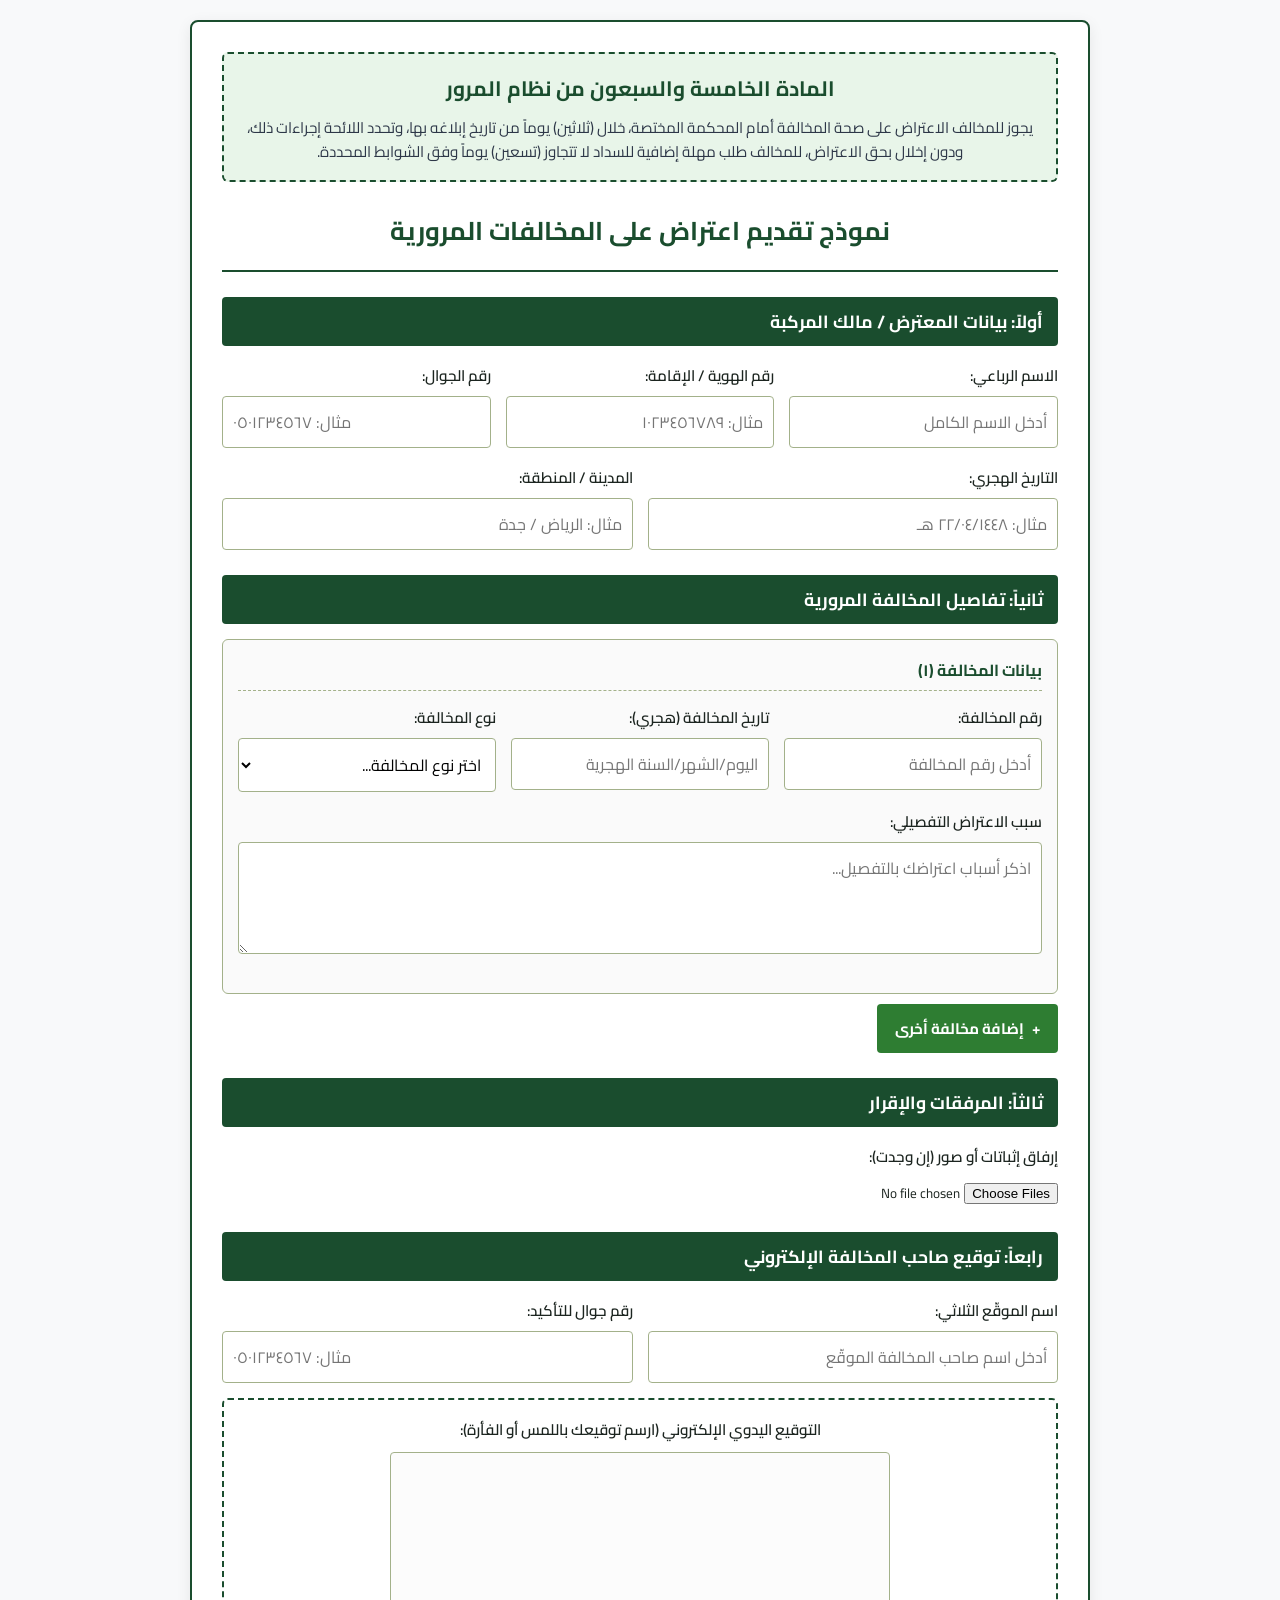
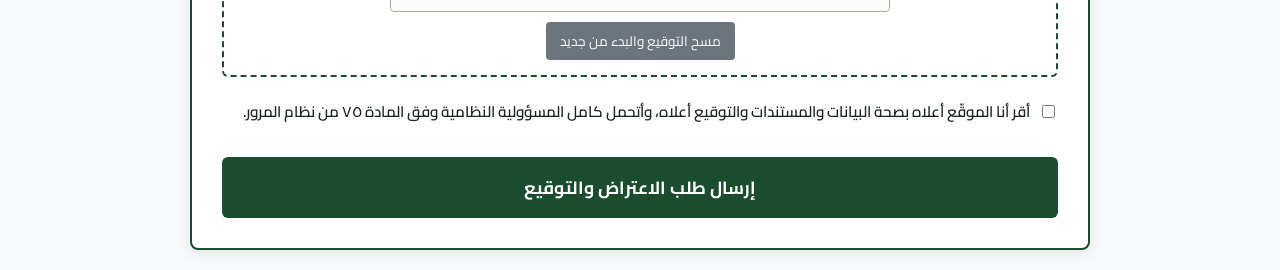
<file: employee.html>
<!DOCTYPE html>
<html lang="ar" dir="rtl">
<head>
    <meta charset="UTF-8">
    <meta name="viewport" content="width=device-width, initial-scale=1.0">
    <title>نموذج اعتراض على مخالفة مرورية - المادة 75</title>
    <link href="https://fonts.googleapis.com/css2?family=Amiri:wght@400;700&family=Cairo:wght@400;600;700&display=swap" rel="stylesheet">
    <style>
        :root {
            --primary-color: #1a4d2e;
            --secondary-color: #e8f5e9;
            --accent-color: #d4af37;
            --border-color: #a3b18a;
            --text-color: #1c2520;
            --bg-color: #f8f9fa;
        }

        * {
            box-sizing: border-box;
            font-family: 'Cairo', 'Amiri', serif;
        }

        body {
            background-color: var(--bg-color);
            color: var(--text-color);
            margin: 0;
            padding: 20px;
            direction: rtl;
        }

        .container {
            max-width: 900px;
            margin: 0 auto;
            background: #ffffff;
            padding: 30px;
            border-radius: 8px;
            box-shadow: 0 4px 15px rgba(0,0,0,0.08);
            border: 2px solid var(--primary-color);
        }

        /* الهيدر والمادة 75 */
        .article-75-header {
            background-color: var(--secondary-color);
            border: 2px dashed var(--primary-color);
            border-radius: 6px;
            padding: 15px 20px;
            text-align: center;
            margin-bottom: 25px;
        }

        .article-75-title {
            color: var(--primary-color);
            font-size: 1.3rem;
            font-weight: 700;
            margin-bottom: 8px;
        }

        .article-75-text {
            font-size: 0.95rem;
            color: #2d3748;
            line-height: 1.6;
            margin: 0;
        }

        .form-header {
            text-align: center;
            border-bottom: 2px solid var(--primary-color);
            padding-bottom: 15px;
            margin-bottom: 25px;
        }

        .form-header h2 {
            margin: 0;
            color: var(--primary-color);
            font-size: 1.6rem;
        }

        /* أقسام النموذج */
        .section-title {
            background-color: var(--primary-color);
            color: white;
            padding: 8px 15px;
            font-size: 1.1rem;
            font-weight: bold;
            border-radius: 4px;
            margin-top: 25px;
            margin-bottom: 15px;
        }

        .form-row {
            display: flex;
            flex-wrap: wrap;
            gap: 15px;
            margin-bottom: 15px;
        }

        .form-group {
            flex: 1;
            min-width: 220px;
        }

        .form-group.full-width {
            flex: 100%;
        }

        label {
            display: block;
            margin-bottom: 6px;
            font-weight: 600;
            font-size: 0.95rem;
        }

        input[type="text"],
        input[type="number"],
        input[type="tel"],
        select,
        textarea {
            width: 100%;
            padding: 10px;
            border: 1px solid var(--border-color);
            border-radius: 4px;
            font-size: 1rem;
            background-color: #fff;
            transition: border-color 0.2s;
        }

        input:focus, select:focus, textarea:focus {
            outline: none;
            border-color: var(--primary-color);
            box-shadow: 0 0 0 2px rgba(26, 77, 46, 0.2);
        }

        /* كارت المخالفة */
        .violation-card {
            background: #fafafa;
            border: 1px solid var(--border-color);
            border-radius: 6px;
            padding: 15px;
            margin-bottom: 10px;
            position: relative;
        }

        .violation-header {
            display: flex;
            justify-content: space-between;
            align-items: center;
            font-weight: bold;
            color: var(--primary-color);
            margin-bottom: 12px;
            border-bottom: 1px dashed var(--border-color);
            padding-bottom: 5px;
        }

        /* زر إضافة مخالفة أخرى */
        .add-violation-container {
            margin-top: 10px;
            margin-bottom: 25px;
            text-align: right;
        }

        .btn-add {
            background-color: #2e7d32;
            color: white;
            border: none;
            padding: 10px 18px;
            border-radius: 4px;
            cursor: pointer;
            font-weight: bold;
            font-size: 0.95rem;
            display: inline-flex;
            align-items: center;
            gap: 8px;
            transition: background-color 0.2s;
        }

        .btn-add:hover {
            background-color: #1b5e20;
        }

        .btn-remove {
            background-color: #c62828;
            color: white;
            border: none;
            padding: 4px 10px;
            border-radius: 4px;
            cursor: pointer;
            font-size: 0.85rem;
        }

        /* لوحة التوقيع الإلكتروني */
        .signature-box {
            border: 2px dashed var(--primary-color);
            background-color: #fff;
            border-radius: 6px;
            padding: 15px;
            text-align: center;
            margin-top: 10px;
        }

        canvas#signaturePad {
            border: 1px solid var(--border-color);
            border-radius: 4px;
            background-color: #fcfcfc;
            cursor: crosshair;
            touch-action: none;
            width: 100%;
            max-width: 500px;
            height: 160px;
            display: block;
            margin: 0 auto 10px auto;
        }

        .signature-tools {
            display: flex;
            justify-content: center;
            gap: 10px;
        }

        .btn-clear-sig {
            background-color: #6c757d;
            color: white;
            border: none;
            padding: 6px 14px;
            border-radius: 4px;
            cursor: pointer;
            font-size: 0.85rem;
        }

        .btn-clear-sig:hover {
            background-color: #495057;
        }

        .btn-submit {
            background-color: var(--primary-color);
            color: white;
            border: none;
            padding: 14px 30px;
            font-size: 1.1rem;
            font-weight: bold;
            border-radius: 6px;
            cursor: pointer;
            width: 100%;
            margin-top: 25px;
            transition: background-color 0.2s;
        }

        .btn-submit:hover {
            background-color: #123720;
        }

        .arabic-num {
            font-family: 'Amiri', serif;
        }
    </style>
</head>
<body>

<div class="container">
    
    <!-- المادة الخامسة والسبعون من نظام المرور -->
    <div class="article-75-header">
        <div class="article-75-title">المادة الخامسة والسبعون من نظام المرور</div>
        <p class="article-75-text">
            يجوز للمخالف الاعتراض على صحة المخالفة أمام المحكمة المختصة، خلال (ثلاثين) يوماً من تاريخ إبلاغه بها، وتحدد اللائحة إجراءات ذلك، ودون إخلال بحق الاعتراض، للمخالف طلب مهلة إضافية للسداد لا تتجاوز (تسعين) يوماً وفق الشوابط المحددة.
        </p>
    </div>

    <div class="form-header">
        <h2>نموذج تقديم اعتراض على المخالفات المرورية</h2>
    </div>

    <form id="objectionForm">
        
        <!-- أولاً: بيانات المعترض -->
        <div class="section-title">أولاً: بيانات المعترض / مالك المركبة</div>
        <div class="form-row">
            <div class="form-group">
                <label>الاسم الرباعي:</label>
                <input type="text" id="ownerName" required placeholder="أدخل الاسم الكامل">
            </div>
            <div class="form-group">
                <label>رقم الهوية / الإقامة:</label>
                <input type="text" class="arabic-num-input" required placeholder="مثال: ١٠٢٣٤٥٦٧٨٩">
            </div>
            <div class="form-group">
                <label>رقم الجوال:</label>
                <input type="tel" id="ownerPhone" class="arabic-num-input" required placeholder="مثال: ٠٥٠١٢٣٤٥٦٧">
            </div>
        </div>

        <div class="form-row">
            <div class="form-group">
                <label>التاريخ الهجري:</label>
                <input type="text" class="arabic-num-input" required placeholder="مثال: ٢٢/٠٤/١٤٤٨ هـ">
            </div>
            <div class="form-group">
                <label>المدينة / المنطقة:</label>
                <input type="text" required placeholder="مثال: الرياض / جدة">
            </div>
        </div>

        <!-- ثانياً: تفاصيل المخالفة -->
        <div class="section-title">ثانياً: تفاصيل المخالفة المرورية</div>
        
        <div id="violationsContainer">
            <div class="violation-card" data-index="1">
                <div class="violation-header">
                    <span>بيانات المخالفة (١)</span>
                </div>
                <div class="form-row">
                    <div class="form-group">
                        <label>رقم المخالفة:</label>
                        <input type="text" class="arabic-num-input" required placeholder="أدخل رقم المخالفة">
                    </div>
                    <div class="form-group">
                        <label>تاريخ المخالفة (هجري):</label>
                        <input type="text" class="arabic-num-input" required placeholder="اليوم/الشهر/السنة الهجرية">
                    </div>
                    <div class="form-group">
                        <label>نوع المخالفة:</label>
                        <select required>
                            <option value="">اختر نوع المخالفة...</option>
                            <option value="تجاوز السرعة (ساهر)">تجاوز السرعة المحددة (ساهر)</option>
                            <option value="قطع الإشارة الضوئية">قطع الإشارة الضوئية</option>
                            <option value="استخدام الجوال">استخدام الهاتف المحمول أثناء القيادة</option>
                            <option value="عدم ربط حزام الأمان">عدم ربط حزام الأمان</option>
                            <option value="وقوف خاطئ">الوقوف الخاطئ / الممنوع</option>
                            <option value="أخرى">مخالفة أخرى</option>
                        </select>
                    </div>
                </div>
                <div class="form-row">
                    <div class="form-group full-width">
                        <label>سبب الاعتراض التفصيلي:</label>
                        <textarea rows="3" required placeholder="اذكر أسباب اعتراضك بالتفصيل..."></textarea>
                    </div>
                </div>
            </div>
        </div>

        <!-- زر إضافة مخالفة أخرى مباشرة أسفل المخالفة الأولى -->
        <div class="add-violation-container">
            <button type="button" class="btn-add" id="addViolationBtn">
                <span>+</span> إضافة مخالفة أخرى
            </button>
        </div>

        <!-- ثالثاً: المرفقات والإقرار -->
        <div class="section-title">ثالثاً: المرفقات والإقرار</div>
        <div class="form-row">
            <div class="form-group full-width">
                <label>إرفاق إثباتات أو صور (إن وجدت):</label>
                <input type="file" multiple accept="image/*,.pdf">
            </div>
        </div>

        <!-- رابعاً: التوقيع الإلكتروني وبيانات التوقيع -->
        <div class="section-title">رابعاً: توقيع صاحب المخالفة الإلكتروني</div>
        
        <div class="form-row">
            <div class="form-group">
                <label>اسم الموقّع الثلاثي:</label>
                <input type="text" id="signerName" required placeholder="أدخل اسم صاحب المخالفة الموقّع">
            </div>
            <div class="form-group">
                <label>رقم جوال للتأكيد:</label>
                <input type="tel" id="signerPhone" class="arabic-num-input" required placeholder="مثال: ٠٥٠١٢٣٤٥٦٧">
            </div>
        </div>

        <div class="signature-box">
            <label style="margin-bottom: 8px;">التوقيع اليدوي الإلكتروني (ارسم توقيعك باللمس أو الفأرة):</label>
            <canvas id="signaturePad" width="500" height="160"></canvas>
            <div class="signature-tools">
                <button type="button" class="btn-clear-sig" onclick="clearSignature()">مسح التوقيع والبدء من جديد</button>
            </div>
        </div>

        <div class="form-group full-width" style="margin-top: 20px;">
            <label style="display: flex; align-items: center; gap: 8px; cursor: pointer;">
                <input type="checkbox" required>
                أقر أنا الموقّع أعلاه بصحة البيانات والمستندات والتوقيع أعلاه، وأتحمل كامل المسؤولية النظامية وفق المادة ٧٥ من نظام المرور.
            </label>
        </div>

        <button type="submit" class="btn-submit">إرسال طلب الاعتراض والتوقيع</button>

    </form>
</div>

<script>
    // تحويل الأرقام الإنجليزية إلى أرقام عربية مشرقية
    const toArabicDigits = (str) => {
        return str.replace(/[0-9]/g, w => ['٠', '١', '٢', '٣', '٤', '٥', '٦', '٧', '٨', '٩'][parseInt(w)]);
    };

    document.addEventListener('input', function(e) {
        if (e.target.classList.contains('arabic-num-input')) {
            e.target.value = toArabicDigits(e.target.value);
        }
    });

    // ربط اسم وجوال المعترض بقسم التوقيع تلقائياً لتسهيل الإدخال
    document.getElementById('ownerName').addEventListener('input', function(e) {
        document.getElementById('signerName').value = e.target.value;
    });
    document.getElementById('ownerPhone').addEventListener('input', function(e) {
        document.getElementById('signerPhone').value = e.target.value;
    });

    let violationCount = 1;

    // إضافة مخالفة جديدة
    document.getElementById('addViolationBtn').addEventListener('click', function() {
        violationCount++;
        const arabicIndex = toArabicDigits(violationCount.toString());
        
        const container = document.getElementById('violationsContainer');
        const card = document.createElement('div');
        card.className = 'violation-card';
        card.setAttribute('data-index', violationCount);
        
        card.innerHTML = `
            <div class="violation-header">
                <span>بيانات المخالفة (${arabicIndex})</span>
                <button type="button" class="btn-remove" onclick="removeViolation(this)">حذف المخالفة</button>
            </div>
            <div class="form-row">
                <div class="form-group">
                    <label>رقم المخالفة:</label>
                    <input type="text" class="arabic-num-input" required placeholder="أدخل رقم المخالفة">
                </div>
                <div class="form-group">
                    <label>تاريخ المخالفة (هجري):</label>
                    <input type="text" class="arabic-num-input" required placeholder="اليوم/الشهر/السنة الهجرية">
                </div>
                <div class="form-group">
                    <label>نوع المخالفة:</label>
                    <select required>
                        <option value="">اختر نوع المخالفة...</option>
                        <option value="تجاوز السرعة (ساهر)">تجاوز السرعة المحددة (ساهر)</option>
                        <option value="قطع الإشارة الضوئية">قطع الإشارة الضوئية</option>
                        <option value="استخدام الجوال">استخدام الهاتف المحمول أثناء القيادة</option>
                        <option value="عدم ربط حزام الأمان">عدم ربط حزام الأمان</option>
                        <option value="وقوف خاطئ">الوقوف الخاطئ / الممنوع</option>
                        <option value="أخرى">مخالفة أخرى</option>
                    </select>
                </div>
            </div>
            <div class="form-row">
                <div class="form-group full-width">
                    <label>سبب الاعتراض التفصيلي:</label>
                    <textarea rows="3" required placeholder="اذكر أسباب اعتراضك بالتفصيل..."></textarea>
                </div>
            </div>
        `;
        
        container.appendChild(card);
    });

    function removeViolation(btn) {
        const card = btn.closest('.violation-card');
        card.remove();
    }

    // البرمجة الخاصة بلوحة التوقيع الإلكتروني (Signature Canvas)
    const canvas = document.getElementById('signaturePad');
    const ctx = canvas.getContext('2d');
    let isDrawing = false;
    let hasSignature = false;

    ctx.strokeStyle = '#1a4d2e';
    ctx.lineWidth = 2.5;
    ctx.lineCap = 'round';

    function getPos(e) {
        const rect = canvas.getBoundingClientRect();
        const clientX = e.touches ? e.touches[0].clientX : e.clientX;
        const clientY = e.touches ? e.touches[0].clientY : e.clientY;
        return {
            x: clientX - rect.left,
            y: clientY - rect.top
        };
    }

    function startDrawing(e) {
        isDrawing = true;
        hasSignature = true;
        const pos = getPos(e);
        ctx.beginPath();
        ctx.moveTo(pos.x, pos.y);
    }

    function draw(e) {
        if (!isDrawing) return;
        const pos = getPos(e);
        ctx.lineTo(pos.x, pos.y);
        ctx.stroke();
    }

    function stopDrawing() {
        isDrawing = false;
    }

    // أحداث الفأرة
    canvas.addEventListener('mousedown', startDrawing);
    canvas.addEventListener('mousemove', draw);
    canvas.addEventListener('mouseup', stopDrawing);
    canvas.addEventListener('mouseleave', stopDrawing);

    // أحداث اللمس للجوال والأجهزة اللوحية
    canvas.addEventListener('touchstart', startDrawing);
    canvas.addEventListener('touchmove', draw);
    canvas.addEventListener('touchend', stopDrawing);

    function clearSignature() {
        ctx.clearRect(0, 0, canvas.width, canvas.height);
        hasSignature = false;
    }

    document.getElementById('objectionForm').addEventListener('submit', function(e) {
        e.preventDefault();
        if (!hasSignature) {
            alert('يرجى التوقيع إلكترونياً في مربع التوقيع المخصص قبل الإرسال.');
            return;
        }
        alert('تم تقديم طلب الاعتراض وتوقيعه إلكترونياً بنجاح.');
    });
</script>

</body>
</html>
</file>
